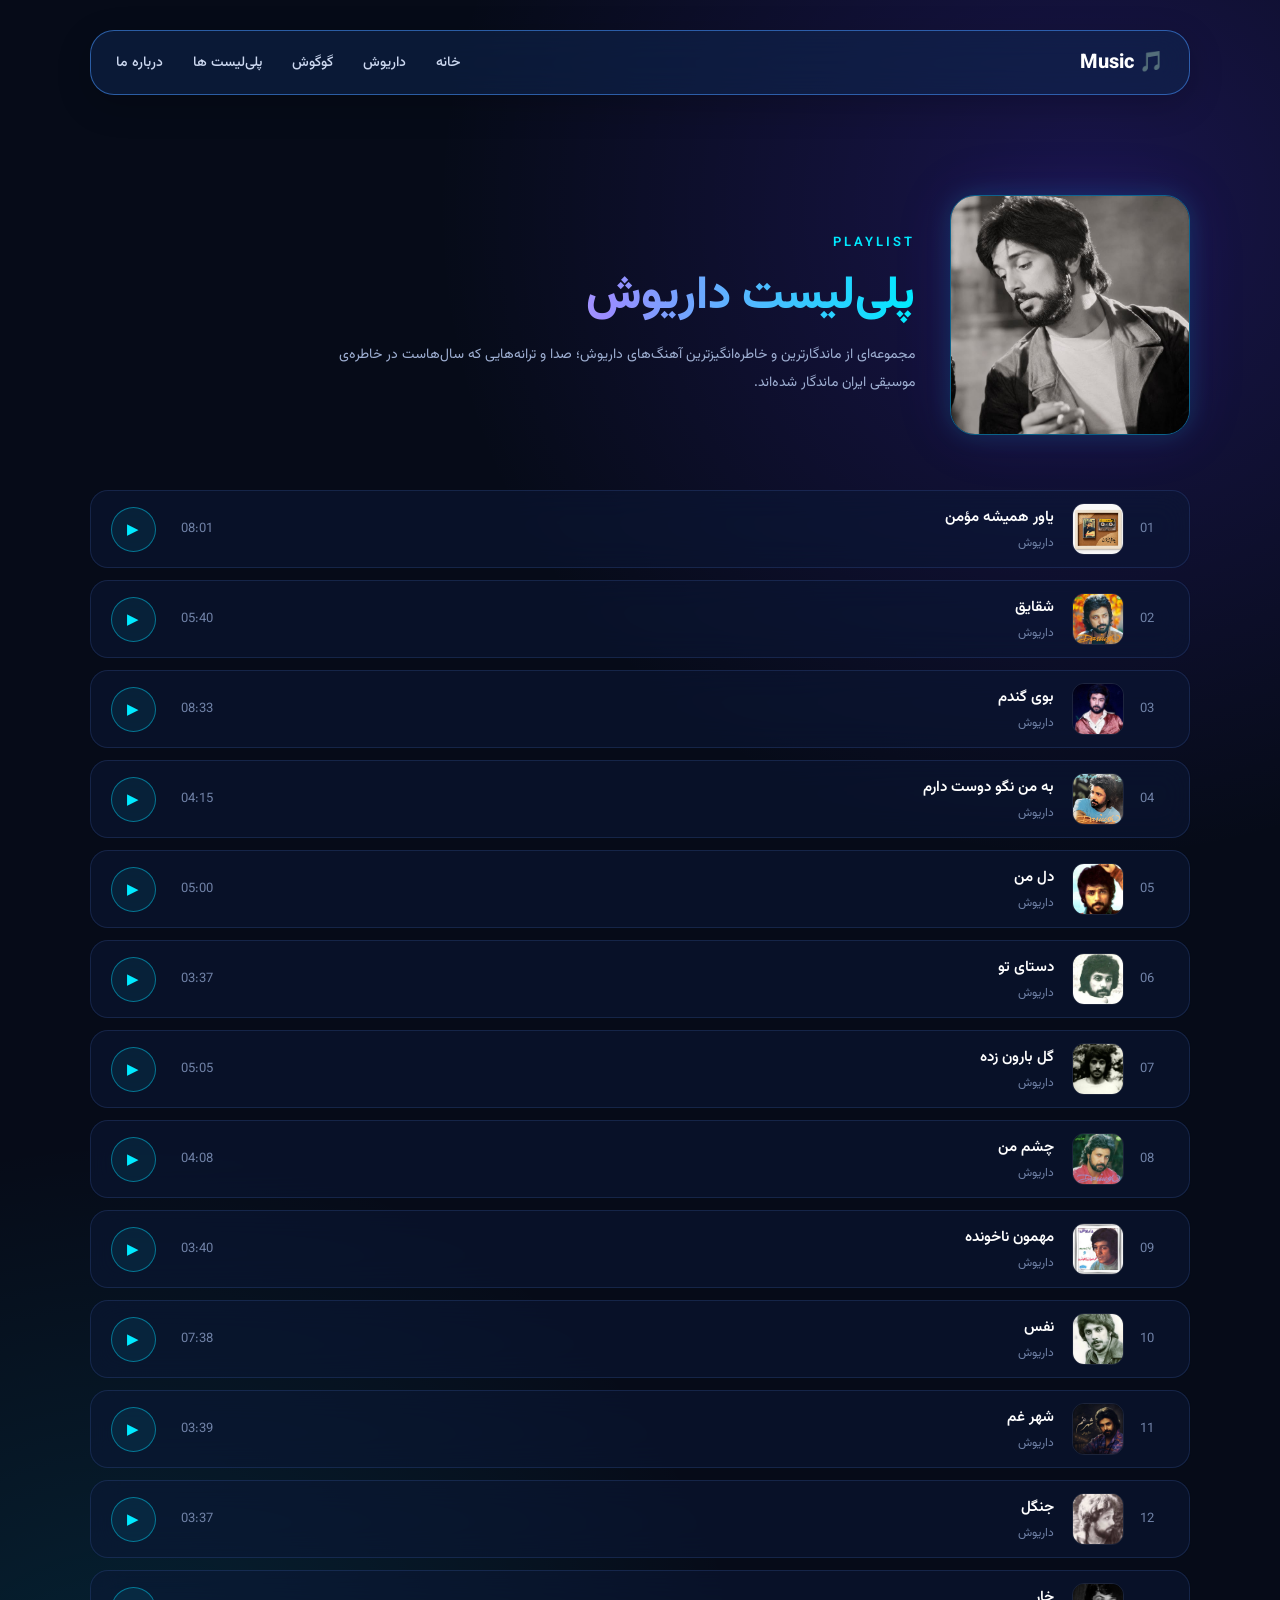
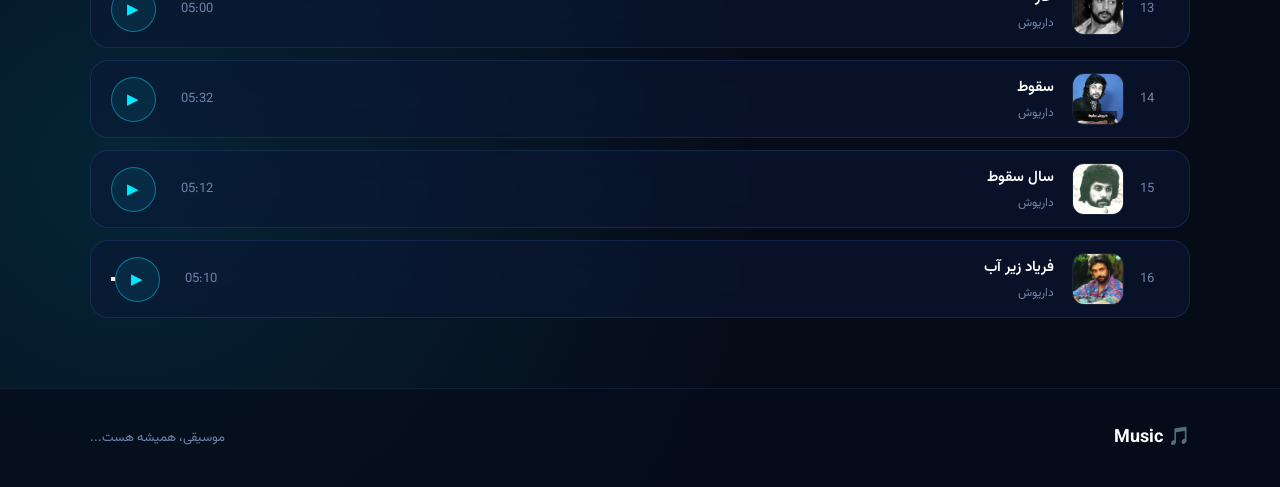
<file: playlist/playlistDaruish.html>
<!DOCTYPE html>
<html lang="fa" dir="rtl">

<head>

    <meta charset="UTF-8">

    <meta name="viewport" content="width=device-width, initial-scale=1.0">

    <title>پلی‌لیست داریوش | Music</title>


    <!-- Vazirmatn Font -->

    <link rel="preconnect" href="https://fonts.googleapis.com">
    <link rel="preconnect" href="https://fonts.gstatic.com" crossorigin>

    <link
        href="https://fonts.googleapis.com/css2?family=Vazirmatn:wght@400;500;600;700;800&display=swap"
        rel="stylesheet">


    <!-- CSS -->

    <link rel="stylesheet" href="../playlist/styleplaylistgoogoosh.css">

</head>


<body>


    <!-- ================= HEADER ================= -->

    <header>

        <div class="logo">
            🎵 Music
        </div>


        <nav>

            <a href="../index.html">
                خانه
            </a>

            <a href="../Biography/Daruish.html">
                داریوش
            </a>

            <a href="../Biography/Googoosh.html">
                گوگوش
            </a>

            <a href="../index.html#playlists">
                پلی‌لیست ها
            </a>

            <a href="/index.html#Footer">
                درباره ما
            </a>

        </nav>

    </header>



    <!-- ================= MAIN ================= -->

    <main class="playlist-page">


        <!-- ================= PLAYLIST HEADER ================= -->

        <section class="playlist-header">


            <img
                src="../Images/Daruish-Playlist.jpg"
                alt="داریوش"
                class="playlist-cover">


            <div class="playlist-info">

                <span class="playlist-label">
                    PLAYLIST
                </span>


                <h1 class="playlist-title">
                    پلی‌لیست داریوش
                </h1>


                <p class="playlist-description">
                    مجموعه‌ای از ماندگارترین و خاطره‌انگیزترین
                    آهنگ‌های داریوش؛ صدا و ترانه‌هایی که
                    سال‌هاست در خاطره‌ی موسیقی ایران ماندگار شده‌اند.
                </p>

            </div>

        </section>



        <!-- ================= SONG LIST ================= -->

        <section class="song-list">


            <!-- SONG 1 -->

            <div class="song">

                <span class="song-number">
                    01
                </span>


                <img
                    src="../Images/yavar_hamishe_momen.png"
                    alt="یاور همیشه مومن"
                    class="song-image">


                <div class="song-info">

                    <span class="song-name">
                        یاور همیشه مؤمن
                    </span>

                    <span class="song-artist">
                        داریوش
                    </span>

                </div>


                <span class="song-duration">
                    08:01
                </span>


                <button
                    class="play-button"
                    onclick="playSong('../Music/Dariush-Yavar-Hamisheh-Momen.mp3', this)">

                    ▶

                </button>

            </div>



            <!-- SONG 2 -->

            <div class="song">

                <span class="song-number">
                    02
                </span>


                <img
                    src="../Images/Shaghayegh_Dariush_eghbali.jpg"
                    alt="شقایق"
                    class="song-image">


                <div class="song-info">

                    <span class="song-name">
                        شقایق
                    </span>

                    <span class="song-artist">
                        داریوش
                    </span>

                </div>


                <span class="song-duration">
                    05:40
                </span>


                <button
                    class="play-button"
                    onclick="playSong('../Music/Dariush-Shaghayegh.mp3', this)">

                    ▶

                </button>

            </div>



            <!-- SONG 3 -->

            <div class="song">

                <span class="song-number">
                    03
                </span>


                <img
                    src="../Images/dariush-boy-gandom.png"
                    alt="بوی گندم"
                    class="song-image">


                <div class="song-info">

                    <span class="song-name">
                        بوی گندم
                    </span>

                    <span class="song-artist">
                        داریوش
                    </span>

                </div>


                <span class="song-duration">
                    08:33
                </span>


                <button
                    class="play-button"
                    onclick="playSong('../Music/Booye-Gandom.mp3', this)">

                    ▶

                </button>

            </div>



            <!-- SONG 4 -->

            <div class="song">

                <span class="song-number">
                    04
                </span>


                <img
                    src="../Images/Be-man-nagoo-dooset-daram.jpg"
                    alt="به من نگو دوست دارم"
                    class="song-image">


                <div class="song-info">

                    <span class="song-name">
                        به من نگو دوست دارم
                    </span>

                    <span class="song-artist">
                        داریوش
                    </span>

                </div>


                <span class="song-duration">
                    04:15
                </span>


                <button
                    class="play-button"
                    onclick="playSong('../Music/Be-Man-Nago-Doset-Daram.mp3', this)">

                    ▶

                </button>

            </div>



            <!-- SONG 5 -->

            <div class="song">

                <span class="song-number">
                    05
                </span>


                <img
                    src="../Images/Dele-Man.jpg"
                    alt="دل من"
                    class="song-image">


                <div class="song-info">

                    <span class="song-name">
                        دل من
                    </span>

                    <span class="song-artist">
                        داریوش
                    </span>

                </div>


                <span class="song-duration">
                    05:00
                </span>


                <button
                    class="play-button"
                    onclick="playSong('../Music/Dele-Man.mp3', this)">

                    ▶

                </button>

            </div>



            <!-- SONG 6 -->

            <div class="song">

                <span class="song-number">
                    06
                </span>


                <img
                    src="../Images/Dastaye-To.jpg"
                    alt="دستای تو"
                    class="song-image">


                <div class="song-info">

                    <span class="song-name">
                        دستای تو
                    </span>

                    <span class="song-artist">
                        داریوش
                    </span>

                </div>


                <span class="song-duration">
                    03:37
                </span>


                <button
                    class="play-button"
                    onclick="playSong('../Music/Ey-Ke-Bi-To.mp3', this)">

                    ▶

                </button>

            </div>



            <!-- SONG 7 -->

            <div class="song">

                <span class="song-number">
                    07
                </span>


                <img
                    src="../Images/Gole-Baroonzade.jpg"
                    alt="گل بارون زده"
                    class="song-image">


                <div class="song-info">

                    <span class="song-name">
                        گل بارون زده
                    </span>

                    <span class="song-artist">
                        داریوش
                    </span>

                </div>


                <span class="song-duration">
                    05:05
                </span>


                <button
                    class="play-button"
                    onclick="playSong('../Music/gole-baronzade.mp3', this)">

                    ▶

                </button>

            </div>



            <!-- SONG 8 -->

            <div class="song">

                <span class="song-number">
                    08
                </span>


                <img
                    src="../Images/Dariush-Cheshme_Man.jpg"
                    alt="چشم من"
                    class="song-image">


                <div class="song-info">

                    <span class="song-name">
                        چشم من
                    </span>

                    <span class="song-artist">
                        داریوش
                    </span>

                </div>


                <span class="song-duration">
                    04:08
                </span>


                <button
                    class="play-button"
                    onclick="playSong('../Music/Dariush-Cheshme-Man.mp3', this)">

                    ▶

                </button>

            </div>



            <!-- SONG 9 -->

            <div class="song">

                <span class="song-number">
                    09
                </span>


                <img
                    src="../Images/Ey-Gham.jpg"
                    alt="مهمون ناخونده"
                    class="song-image">


                <div class="song-info">

                    <span class="song-name">
                        مهمون ناخونده
                    </span>

                    <span class="song-artist">
                        داریوش
                    </span>

                </div>


                <span class="song-duration">
                    03:40
                </span>


                <button
                    class="play-button"
                    onclick="playSong('../Music/Mehmane-Nakhandeh.mp3', this)">

                    ▶

                </button>

            </div>



            <!-- SONG 10 -->

            <div class="song">

                <span class="song-number">
                    10
                </span>


                <img
                    src="../Images/Nafas.jpg"
                    alt="نفس"
                    class="song-image">


                <div class="song-info">

                    <span class="song-name">
                        نفس
                    </span>

                    <span class="song-artist">
                        داریوش
                    </span>

                </div>


                <span class="song-duration">
                    07:38
                </span>


                <button
                    class="play-button"
                    onclick="playSong('../Music/Nafas-Mano-Begir.mp3', this)">

                    ▶

                </button>

            </div>



            <!-- SONG 11 -->

            <div class="song">

                <span class="song-number">
                    11
                </span>


                <img
                    src="../Images/Shahre_Gham.jpg"
                    alt="شهر غم"
                    class="song-image">


                <div class="song-info">

                    <span class="song-name">
                        شهر غم
                    </span>

                    <span class="song-artist">
                        داریوش
                    </span>

                </div>


                <span class="song-duration">
                    03:39
                </span>


                <button
                    class="play-button"
                    onclick="playSong('../Music/Shahre-Gham.mp3', this)">
                    ▶
                </button>

            </div>



            <!-- SONG 12 -->

            <div class="song">

                <span class="song-number">
                    12
                </span>


                <img
                    src="../Images/Jangle.jpg"
                    alt="جنگل"
                    class="song-image">


                <div class="song-info">

                    <span class="song-name">
                        جنگل
                    </span>

                    <span class="song-artist">
                        داریوش
                    </span>

                </div>


                <span class="song-duration">
                    03:37
                </span>


                <button
                    class="play-button"
                    onclick="playSong('../Music/Jangal.mp3', this)">

                    ▶

                </button>

            </div>



            <!-- SONG 13 -->

            <div class="song">

                <span class="song-number">
                    13
                </span>


                <img
                    src="../Images/Khar.jpg"
                    alt="خار"
                    class="song-image">


                <div class="song-info">

                    <span class="song-name">
                        خار
                    </span>

                    <span class="song-artist">
                        داریوش
                    </span>

                </div>


                <span class="song-duration">
                    05:00
                </span>


                <button
                    class="play-button"
                    onclick="playSong('../Music/Khaar.mp3', this)">

                    ▶

                </button>

            </div>

            <!-- SONG 14 -->

            <div class="song">

                <span class="song-number">
                    14
                </span>


                <img
                    src="../Images/Soghot.jpg"
                    alt="سقوط"
                    class="song-image">


                <div class="song-info">

                    <span class="song-name">
                        سقوط
                    </span>

                    <span class="song-artist">
                        داریوش
                    </span>

                </div>


                <span class="song-duration">
                    05:32
                </span>


                <button
                    class="play-button"
                    onclick="playSong('../Music/Soghot.mp3', this)">

                    ▶

                </button>

            </div>

            <!-- SONG 15 -->

            <div class="song">

                <span class="song-number">
                    15
                </span>


                <img
                    src="../Images/Sale-Soghot.jpg"
                    alt="سال سقوط"
                    class="song-image">


                <div class="song-info">

                    <span class="song-name">
                        سال سقوط
                    </span>

                    <span class="song-artist">
                        داریوش
                    </span>

                </div>


                <span class="song-duration">
                    05:12
                </span>


                <button
                    class="play-button"
                    onclick="playSong('../Music/Sale-Soghot.mp3', this)">

                    ▶

                </button>

            </div>

            <!-- SONG 16 -->

            <div class="song">

                <span class="song-number">
                    16
                </span>


                <img
                    src="../Images/Faryad-Zir-Ab.jpg"
                    alt="فریاد زیر آب"
                    class="song-image">


                <div class="song-info">

                    <span class="song-name">
                        فریاد زیر آب
                    </span>

                    <span class="song-artist">
                        داریوش
                    </span>

                </div>


                <span class="song-duration">
                    05:10
                </span>


                <button
                    class="play-button"
                    onclick="playSong('../Music/Faryad-Zir-Ab.mp3', this)">
                    ▶
                </button>

                <button
                    class="download-button"
                    onclick="downloadSong('../Music/Faryad-Zir-Ab.mp3', 'Faryad Zir Ab.mp3')">
                    <i class="fa-solid fa-download"></i>
                </button>

            </div>


        </section>


    </main>



    <!-- ================= FOOTER ================= -->

    <footer>

        <div class="footer-logo">
            🎵 Music
        </div>

        <p>
            موسیقی، همیشه هست...
        </p>

    </footer>



    <!-- ================= AUDIO ================= -->

<script>

    let audio = new Audio();

    let currentButton = null;


    function playSong(song, button) {

        /* اگر همین آهنگ در حال پخش است */
        if (currentButton === button && !audio.paused) {

            audio.pause();

            button.innerHTML = "▶";

            return;
        }


        /* اگر آهنگ قبلی وجود دارد، دکمه‌اش را برگردان */
        if (currentButton !== null) {

            currentButton.innerHTML = "▶";

        }


        /* توقف آهنگ قبلی */
        audio.pause();


        /* ساخت و پخش آهنگ جدید */
        audio = new Audio(song);

        currentButton = button;


        audio.play()

            .then(() => {

                button.innerHTML = "❚❚";

            })

            .catch((error) => {

                console.log(
                    "خطا در پخش آهنگ:",
                    error
                );

                button.innerHTML = "▶";

                currentButton = null;

            });


        /* وقتی آهنگ تمام شد */
        audio.addEventListener(
            "ended",
            function () {

                button.innerHTML = "▶";

                currentButton = null;

            }
        );

    }

    function downloadSong(song, fileName) {

        const link = document.createElement("a");

        link.href = song;
        link.download = fileName;

        document.body.appendChild(link);
        link.click();
        document.body.removeChild(link);}
</script>


</body>

</html>
</file>
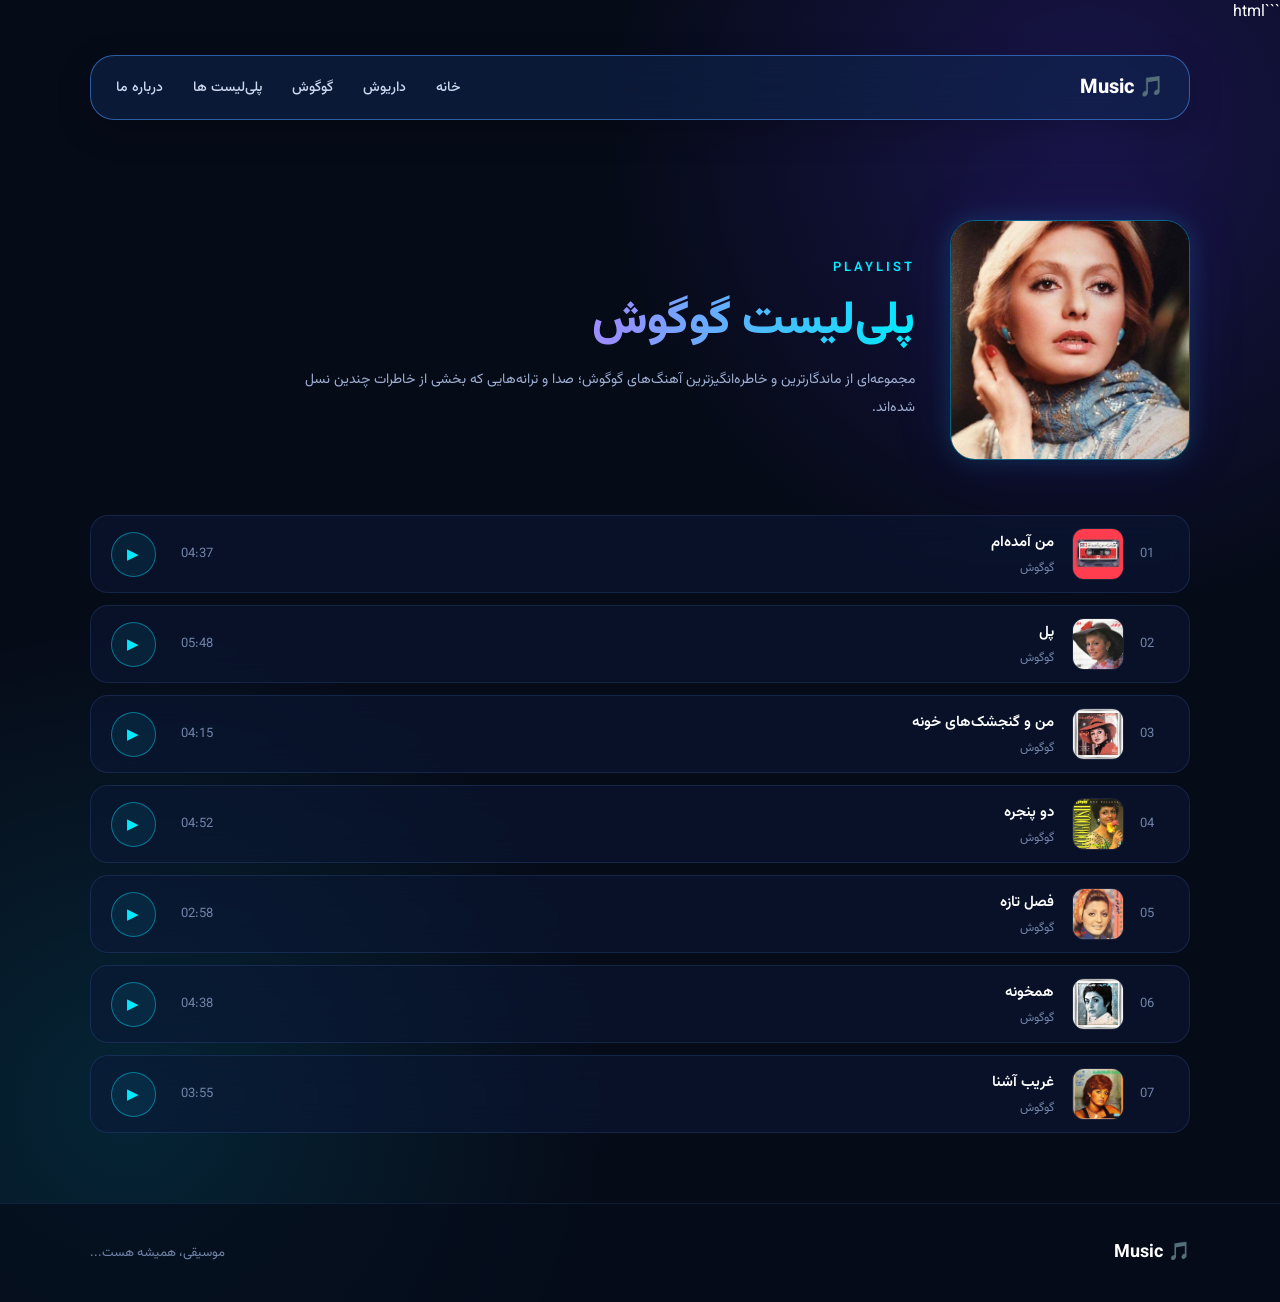
<file: playlist/playlistGoogoosh.html>
```html
<!DOCTYPE html>
<html lang="fa" dir="rtl">

<head>

    <meta charset="UTF-8">

    <meta name="viewport" content="width=device-width, initial-scale=1.0">

    <title>پلی‌لیست گوگوش | Music</title>

    <!-- Vazirmatn Font -->
    <link rel="preconnect" href="https://fonts.googleapis.com">
    <link rel="preconnect" href="https://fonts.gstatic.com" crossorigin>

    <link
        href="https://fonts.googleapis.com/css2?family=Vazirmatn:wght@400;500;600;700;800&display=swap"
        rel="stylesheet">

    <!-- CSS -->
    <link rel="stylesheet" href="../playlist/styleplaylistgoogoosh.css">

</head>


<body>


    <!-- ================= HEADER ================= -->

    <header>

        <div class="logo">
            🎵 Music
        </div>


        <nav>

            <a href="../index.html">
                خانه
            </a>

            <a href="../Biography/Daruish.html">
                داریوش
            </a>

            <a href="../Biography/Googoosh.html">
                گوگوش
            </a>

            <a href="../index.html#playlists">
                پلی‌لیست ها
            </a>

            <a href="/index.html#Footer">
                درباره ما
            </a>

        </nav>

    </header>



    <!-- ================= MAIN ================= -->

    <main class="playlist-page">


        <!-- ================= PLAYLIST HEADER ================= -->

        <section class="playlist-header">


            <img
                src="../Images/Googoosh-playlist.jpg"
                alt="گوگوش"
                class="playlist-cover">


            <div class="playlist-info">

                <span class="playlist-label">
                    PLAYLIST
                </span>


                <h1 class="playlist-title">
                    پلی‌لیست گوگوش
                </h1>


                <p class="playlist-description">
                    مجموعه‌ای از ماندگارترین و خاطره‌انگیزترین
                    آهنگ‌های گوگوش؛ صدا و ترانه‌هایی که بخشی
                    از خاطرات چندین نسل شده‌اند.
                </p>

            </div>

        </section>



        <!-- ================= SONG LIST ================= -->

        <section class="song-list">


            <!-- SONG 1 -->

            <div class="song">

                <span class="song-number">
                    01
                </span>


                <img
                    src="../Images/Man-Amadeam.jpg"
                    alt="گوگوش"
                    class="song-image">


                <div class="song-info">

                    <span class="song-name">
                        من آمده‌ام
                    </span>

                    <span class="song-artist">
                        گوگوش
                    </span>

                </div>


                <span class="song-duration">
                    04:37
                </span>


                <button
                    class="play-button"
                    onclick="playSong('../Music/Man-Amadeh-Am.mp3', this)">
                    ▶
                </button>

            </div>



            <!-- SONG 2 -->

            <div class="song">

                <span class="song-number">
                    02
                </span>


                <img
                    src="../Images/Pol.jpg"
                    alt="گوگوش"
                    class="song-image">


                <div class="song-info">

                    <span class="song-name">
                        پل
                    </span>

                    <span class="song-artist">
                        گوگوش
                    </span>

                </div>


                <span class="song-duration">
                    05:48
                </span>


                <button
                    class="play-button"
                    onclick="playSong('../Music/Pol.mp3', this)">
                    ▶
                </button>

            </div>



            <!-- SONG 3 -->

            <div class="song">

                <span class="song-number">
                    03
                </span>


                <img
                    src="../Images/Mano-Gongeshk.jpg"
                    alt="گوگوش"
                    class="song-image">


                <div class="song-info">

                    <span class="song-name">
                        من و گنجشک‌های خونه
                    </span>

                    <span class="song-artist">
                        گوگوش
                    </span>

                </div>


                <span class="song-duration">
                    04:15
                </span>


                <button
                    class="play-button"
                    onclick="playSong('../Music/Mano-Gonjishkaye-Khooneh.mp3', this)">
                    ▶
                </button>

            </div>



            <!-- SONG 4 -->

            <div class="song">

                <span class="song-number">
                    04
                </span>


                <img
                    src="../Images/Do-pangere.jpg"
                    alt="گوگوش"
                    class="song-image">


                <div class="song-info">

                    <span class="song-name">
                        دو پنجره
                    </span>

                    <span class="song-artist">
                        گوگوش
                    </span>

                </div>


                <span class="song-duration">
                    04:52
                </span>


                <button
                    class="play-button"
                    onclick="playSong('../Music/Do-Panjereh.mp3', this)">
                    ▶
                </button>

            </div>



            <!-- SONG 5 -->

            <div class="song">

                <span class="song-number">
                    05
                </span>


                <img
                    src="../Images/Fasle-Taze.jpg"
                    alt="گوگوش"
                    class="song-image">


                <div class="song-info">

                    <span class="song-name">
                        فصل تازه
                    </span>

                    <span class="song-artist">
                        گوگوش
                    </span>

                </div>


                <span class="song-duration">
                    02:58
                </span>

                <button
                    class="play-button"
                    onclick="playSong('../Music/Fasle-Tazeh.mp3', this)">
                    ▶
                </button>

            </div>



            <!-- SONG 6 -->

            <div class="song">

                <span class="song-number">
                    06
                </span>


                <img
                    src="../Images/Hamkhone.jpg"
                    alt="گوگوش"
                    class="song-image">


                <div class="song-info">

                    <span class="song-name">
                        همخونه
                    </span>

                    <span class="song-artist">
                        گوگوش
                    </span>

                </div>


                <span class="song-duration">
                    04:38
                </span>


                <button
                    class="play-button"
                    onclick="playSong('../Music/Hamkhooneh.mp3', this)">
                    ▶
                </button>

            </div>

            <!-- SONG 7 -->

            <div class="song">

                <span class="song-number">
                    07
                </span>


                <img
                    src="../Images/Gharib-Ashena.jpg"
                    alt="گوگوش"
                    class="song-image">


                <div class="song-info">

                    <span class="song-name">
                        غریب آشنا
                    </span>

                    <span class="song-artist">
                        گوگوش
                    </span>

                </div>


                <span class="song-duration">
                    03:55
                </span>


                <button
                    class="play-button"
                    onclick="playSong('../Music/Gharibe-Ashena.mp3', this)">
                    ▶
                </button>

            </div>


        </section>


    </main>



    <!-- ================= FOOTER ================= -->

    <footer>

        <div class="footer-logo">
            🎵 Music
        </div>

        <p>
            موسیقی، همیشه هست...
        </p>

    </footer>

        <!-- ================= AUDIO ================= -->

    <script>

    let audio = new Audio();

    let currentButton = null;


    function playSong(song, button) {

        /* اگر همین آهنگ در حال پخش است */
        if (currentButton === button && !audio.paused) {

            audio.pause();

            button.innerHTML = "▶";

            return;
        }


        /* اگر آهنگ قبلی وجود دارد، دکمه‌اش را برگردان */
        if (currentButton !== null) {

            currentButton.innerHTML = "▶";

        }


        /* توقف آهنگ قبلی */
        audio.pause();


        /* ساخت و پخش آهنگ جدید */
        audio = new Audio(song);

        currentButton = button;


        audio.play()

            .then(() => {

                button.innerHTML = "❚❚";

            })

            .catch((error) => {

                console.log(
                    "خطا در پخش آهنگ:",
                    error
                );

                button.innerHTML = "▶";

                currentButton = null;

            });


        /* وقتی آهنگ تمام شد */
        audio.addEventListener(
            "ended",
            function () {

                button.innerHTML = "▶";

                currentButton = null;

            }
        );

    }

</script>


</body>

</html>
</file>
<file: playlist/styleplaylistgoogoosh.css>
* {
    margin: 0;
    padding: 0;
    box-sizing: border-box;
}


html {
    scroll-behavior: smooth;
}


body {
    width: 100%;
    min-height: 100vh;

    font-family: "Vazirmatn", sans-serif;

    color: #ffffff;

    background:
        radial-gradient(
            circle at 85% 10%,
            rgba(92, 55, 255, 0.22),
            transparent 30%
        ),
        radial-gradient(
            circle at 10% 85%,
            rgba(0, 210, 255, 0.13),
            transparent 30%
        ),
        #060b18;
}


/* =========================
   HEADER
========================= */

header {
    width: 86%;
    height: 65px;

    margin: 30px auto 0;
    padding: 6px 25px;

    display: flex;
    align-items: center;
    justify-content: space-between;

    border: 1px solid rgba(70, 150, 255, 0.55);
    border-radius: 24px;

    background: rgba(15, 39, 80, 0.55);

    backdrop-filter: blur(18px);
    -webkit-backdrop-filter: blur(18px);

    box-shadow:
        0 10px 35px rgba(0, 0, 0, 0.2);

    position: relative;
    z-index: 10;
}


/* Logo */

.logo {
    font-size: 20px;
    font-weight: 800;

    color: #ffffff;

    white-space: nowrap;
}


/* Navigation */

nav {
    display: flex;
    align-items: center;

    gap: 30px;
}


nav a {
    position: relative;

    color: #cbd7ef;

    text-decoration: none;

    font-size: 14px;
    font-weight: 500;

    transition: 0.3s ease;
}


nav a:hover {
    color: #00eaff;
}


/* خط زیر لینک */

nav a::after {
    content: "";

    position: absolute;

    right: 0;
    bottom: -8px;

    width: 0;
    height: 2px;

    background: #00eaff;

    box-shadow:
        0 0 8px rgba(0, 234, 255, 0.8);

    transition: 0.3s ease;
}


nav a:hover::after {
    width: 100%;
}


/* Search */

.search {
    color: #00eaff;

    font-size: 18px;

    cursor: pointer;

    transition: 0.3s ease;
}


.search:hover {
    transform: scale(1.15);

    text-shadow:
        0 0 12px rgba(0, 234, 255, 0.8);
}


/* =========================
   PLAYLIST PAGE
========================= */

.playlist-page {
    width: 100%;

    min-height: calc(100vh - 100px);

    padding: 100px 7% 70px;
}


/* =========================
   PLAYLIST HEADER
========================= */

.playlist-header {
    width: 100%;

    display: flex;
    align-items: center;

    gap: 35px;

    margin-bottom: 55px;
}


/* تصویر اصلی گوگوش */

.playlist-cover {
    width: 240px;
    height: 240px;

    object-fit: cover;

    border-radius: 25px;

    border: 1px solid rgba(0, 220, 255, 0.4);

    box-shadow:
        0 0 25px rgba(0, 220, 255, 0.15),
        0 0 60px rgba(100, 60, 255, 0.12);

    transition: 0.4s ease;
}


.playlist-cover:hover {
    transform: scale(1.03);

    box-shadow:
        0 0 35px rgba(0, 220, 255, 0.25),
        0 0 80px rgba(100, 60, 255, 0.18);
}


/* اطلاعات پلی لیست */

.playlist-info {
    display: flex;

    flex-direction: column;

    gap: 12px;
}


.playlist-label {
    color: #00eaff;

    font-size: 13px;

    font-weight: 600;

    letter-spacing: 3px;
}


.playlist-title {
    font-size: 46px;

    font-weight: 800;

    line-height: 1.4;

    background:
        linear-gradient(
            90deg,
            #ffffff,
            #9b8cff,
            #00eaff
        );

    -webkit-background-clip: text;
    -webkit-text-fill-color: transparent;
}


.playlist-description {
    max-width: 620px;

    color: #9eafd2;

    font-size: 14px;

    line-height: 2;
}


/* =========================
   SONG LIST
========================= */

.song-list {
    width: 100%;

    display: flex;

    flex-direction: column;

    gap: 12px;
}


/* هر آهنگ */

.song {
    width: 100%;
    min-height: 75px;

    padding: 12px 20px;

    display: flex;
    align-items: center;

    border-radius: 18px;

    border: 1px solid rgba(100, 150, 255, 0.15);

    background: rgba(12, 25, 55, 0.55);

    backdrop-filter: blur(15px);
    -webkit-backdrop-filter: blur(15px);

    transition: 0.3s ease;
}


.song:hover {
    transform: translateX(-5px);

    border-color: rgba(0, 220, 255, 0.4);

    background: rgba(20, 40, 80, 0.7);

    box-shadow:
        0 0 25px rgba(0, 200, 255, 0.08);
}


/* شماره آهنگ */

.song-number {
    width: 45px;

    flex-shrink: 0;

    color: #7183a8;

    font-size: 13px;

    text-align: center;
}


/* عکس آهنگ */

.song-image {
    width: 52px;
    height: 52px;

    flex-shrink: 0;

    object-fit: cover;

    border-radius: 12px;

    margin-left: 18px;

    border: 1px solid rgba(255, 255, 255, 0.08);
}


/* اطلاعات آهنگ */

.song-info {
    flex: 1;

    display: flex;

    flex-direction: column;

    gap: 5px;

    min-width: 0;
}


.song-name {
    color: #ffffff;

    font-size: 15px;

    font-weight: 600;

    white-space: nowrap;

    overflow: hidden;

    text-overflow: ellipsis;
}


.song-artist {
    color: #7183a8;

    font-size: 12px;
}


/* مدت آهنگ */

.song-duration {
    color: #7183a8;

    font-size: 13px;

    margin-left: 25px;

    white-space: nowrap;
}


/* =========================
   PLAY BUTTON
========================= */

.play-button {
    width: 45px;
    height: 45px;

    flex-shrink: 0;

    display: flex;
    align-items: center;
    justify-content: center;

    border-radius: 50%;

    border: 1px solid rgba(0, 220, 255, 0.45);

    background: rgba(0, 220, 255, 0.08);

    color: #00eaff;

    font-size: 15px;

    cursor: pointer;

    transition: 0.3s ease;
}


.play-button:hover {
    transform: scale(1.1);

    background: #00eaff;

    color: #06101f;

    box-shadow:
        0 0 15px rgba(0, 234, 255, 0.6),
        0 0 35px rgba(0, 234, 255, 0.25);
}


/* =========================
   FOOTER
========================= */

footer {
    width: 100%;

    padding: 35px 7%;

    display: flex;
    align-items: center;
    justify-content: space-between;

    border-top: 1px solid rgba(100, 150, 255, 0.12);

    background: rgba(5, 12, 27, 0.7);
}


.footer-logo {
    color: #ffffff;

    font-size: 18px;

    font-weight: 700;
}


footer p {
    color: #7183a8;

    font-size: 13px;
}


/* =========================
   TABLET
========================= */

@media (max-width: 768px) {

    header {
        width: 92%;

        padding: 6px 18px;
    }


    nav {
        gap: 16px;
    }


    nav a {
        font-size: 12px;
    }


    .playlist-page {
        padding: 80px 5% 50px;
    }


    .playlist-header {
        flex-direction: column;

        align-items: flex-start;

        gap: 25px;
    }


    .playlist-cover {
        width: 200px;
        height: 200px;
    }


    .playlist-title {
        font-size: 36px;
    }


    .playlist-description {
        font-size: 13px;
    }


    .song {
        padding: 10px 14px;
    }


    .song-number {
        width: 30px;
    }


    .song-image {
        width: 46px;
        height: 46px;

        margin-left: 12px;
    }


    .song-name {
        font-size: 14px;
    }


    .song-duration {
        display: none;
    }


    .play-button {
        width: 40px;
        height: 40px;
    }


    footer {
        padding: 30px 5%;
    }

}


/* =========================
   MOBILE
========================= */

@media (max-width: 480px) {

    header {
        width: 94%;

        height: auto;

        min-height: 60px;

        padding: 10px 15px;
    }


    .logo {
        font-size: 16px;
    }


    nav {
        gap: 10px;
    }


    nav a {
        font-size: 10px;
    }


    .search {
        font-size: 15px;
    }


    .playlist-page {
        padding: 65px 4% 35px;
    }


    .playlist-cover {
        width: 165px;
        height: 165px;

        border-radius: 20px;
    }


    .playlist-title {
        font-size: 29px;
    }


    .playlist-label {
        font-size: 11px;

        letter-spacing: 2px;
    }


    .playlist-description {
        font-size: 12px;

        line-height: 1.9;
    }


    .song {
        min-height: 68px;

        padding: 9px 10px;

        border-radius: 14px;
    }


    .song-number {
        display: none;
    }


    .song-image {
        width: 42px;
        height: 42px;

        margin-left: 10px;

        border-radius: 10px;
    }


    .song-name {
        font-size: 12px;
    }


    .song-artist {
        font-size: 10px;
    }


    .play-button {
        width: 38px;
        height: 38px;

        font-size: 13px;
    }


    footer {
        flex-direction: column;

        gap: 12px;

        text-align: center;
    }

}
</file>
